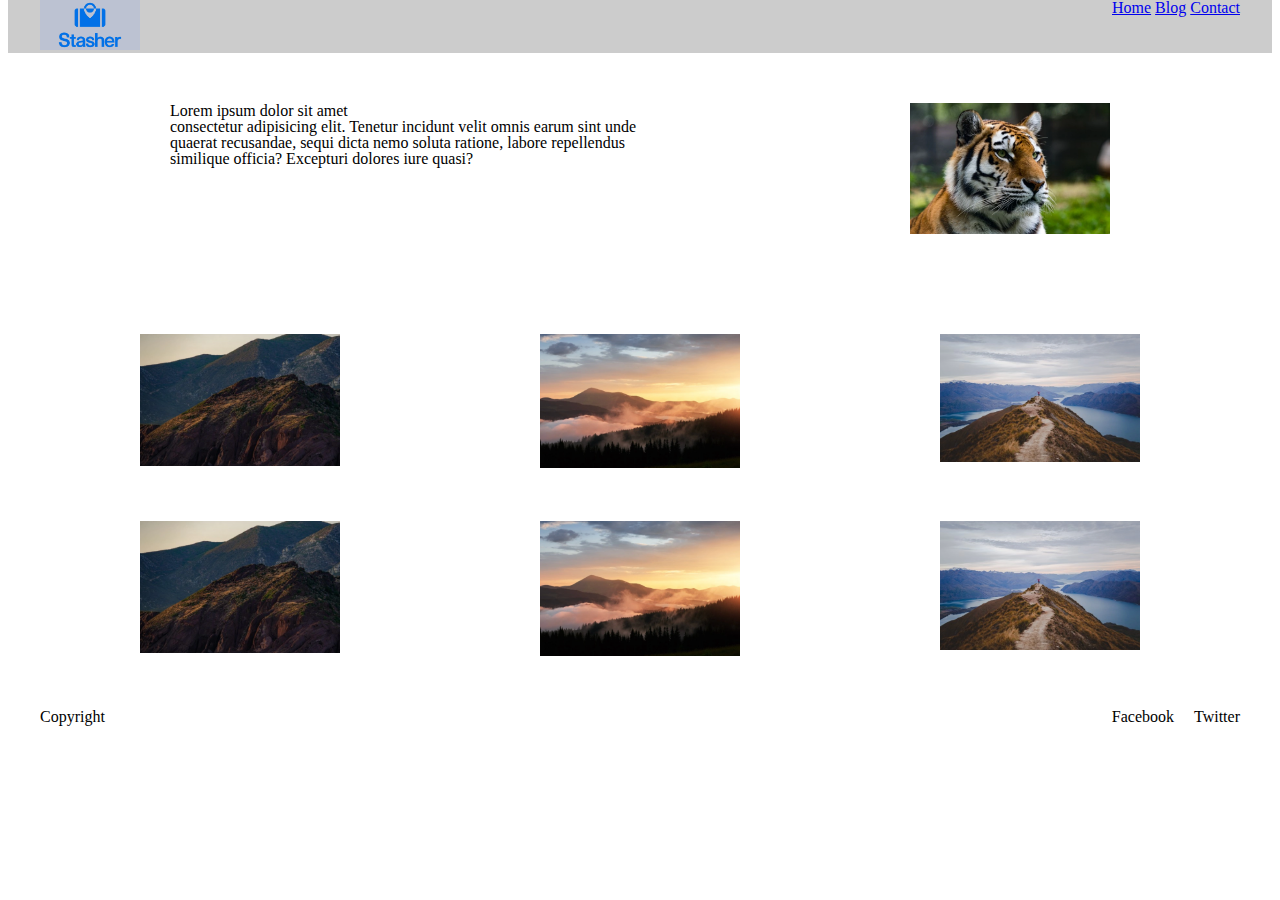
<file: block-BHaabk/index.html>
<!-- 
1. Create a simple page having a header, main content, and a footer.

2. Inside the header keep the brand name to the left and all the navigation to the right.

4. Inside the main content take an article section having two columns. In the first column put a heading and some introductory text of the article and in the second column take an image.

5. After the article section, take a gallery section, in which there will be two rows and in both the row there will be three columns. Each column must have a different image.

6. After the gallery section footer will come.

7. Use flexbox properties and values to create columns.
 -->
<!DOCTYPE html>
<html lang="en">
  <head>
    <meta charset="UTF-8" />
    <meta name="viewport" content="width=device-width, initial-scale=1.0" />
    <link rel="stylesheet" href="assets/stylesheets/styles.css" />
    <title>Document</title>
  </head>
  <body>
    <header class="container header">
      <a href="#" class="logo">
        <img src="assets/media/fargofunds_1_stasher-logo_1_1.jpg" alt="" />
      </a>
      <nav class="nav">
        <a href="#">Home</a>
        <a href="#">Blog</a>
        <a href="#">Contact</a>
      </nav>
    </header>
    <main class="container">
      <section>
        <div class="section-1">
          <article class="article-1">
            <h1>Lorem ipsum dolor sit amet</h1>
            <p>
              consectetur adipisicing elit. Tenetur incidunt velit omnis earum sint unde quaerat
              recusandae, sequi dicta nemo soluta ratione, labore repellendus similique officia?
              Excepturi dolores iure quasi?
            </p>
          </article>
          <article class="article-2">
            <img class="tiger-img" src="assets/media/img-1.png" alt="" />
          </article>
        </div>
      </section>
      <section>
        <div class="section-2">
          <div class="article-2">
            <div><img src="assets/media/img-2.png" alt="" /></div>
            <div><img src="assets/media/img-3.png" alt="" /></div>
            <div><img src="assets/media/img-4.png" alt="" /></div>
          </div>
          <div class="article-2">
            <div><img src="assets/media/img-2.png" alt="" /></div>
            <div><img src="assets/media/img-3.png" alt="" /></div>
            <div><img src="assets/media/img-4.png" alt="" /></div>
          </div>
        </div>
      </section>
    </main>
    <footer class="container footer">
      <div>
        <h6>Copyright</h6>
      </div>
      <div class="sm-2">
        <h6>Facebook</h6>
        <h6>Twitter</h6>
      </div>
    </footer>
  </body>
</html>
</file>
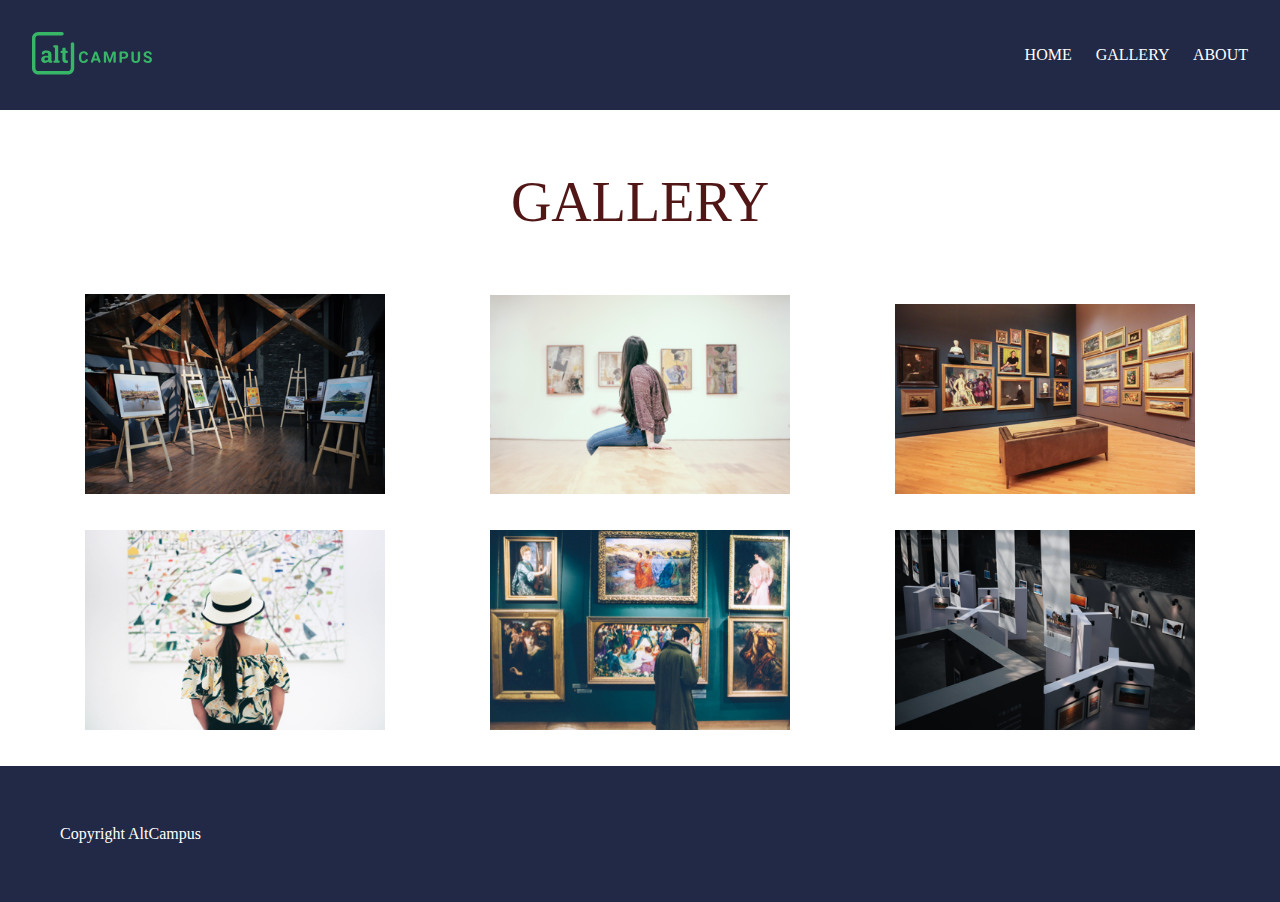
<file: block-BHaabn/index.html>
<!-- 
- Create a gallery using flexbox according to the layout shown below.

![Flex Shrink Property](https://raw.githubusercontent.com/suraj122/AC-STYLE-images/master/flexbox/ex-1.png)

- Using CSS resets is necessary.
- Use semantic tags and keep the nesting and indentation proper.
-->
<!DOCTYPE html>
<html lang="en">
  <head>
    <meta charset="UTF-8" />
    <meta name="viewport" content="width=device-width, initial-scale=1.0" />
    <link rel="stylesheet" href="assets/stylesheet/styles.css" />
    <link
      rel="stylesheet"
      href="https://use.fontawesome.com/releases/v5.15.4/css/all.css"
      integrity="sha384-DyZ88mC6Up2uqS4h/KRgHuoeGwBcD4Ng9SiP4dIRy0EXTlnuz47vAwmeGwVChigm"
      crossorigin="anonymous"
    />
    <title>Document</title>
  </head>
  <body>
    <header class="header">
      <div class="container flex">
        <a class="brand" href="">
          <img src="assets/media/logo.svg" alt="Brand Image" />
        </a>
        <nav class="nav">
          <a href="">Home</a>
          <a href="">Gallery</a>
          <a href="">About</a>
        </nav>
      </div>
    </header>

    <main>
      <article class="main-section container">
        <h1 class="main-heading">Gallery</h1>
        <div class="col-3-1 col">
          <img src="assets/media/01.png" alt="" />
          <img src="assets/media/02.png" alt="" />

          <img src="assets/media/03.png" alt="" />
        </div>
        <div class="col-3-2 col1">
          <img src="assets/media/04.png" alt="" />
          <img src="assets/media/05.png" alt="" />
          <img src="assets/media/06.png" alt="" />
        </div>
      </article>
    </main>
    <footer class="footer">
      <p>Copyright AltCampus</p>
      <div class="sm-icons">
        <a href=""><i class="fab fa-facebook-square"></i></a>
        <a href=""><i class="fab fa-twitter-square"></i></a>
      </div>
    </footer>
  </body>
</html>
</file>
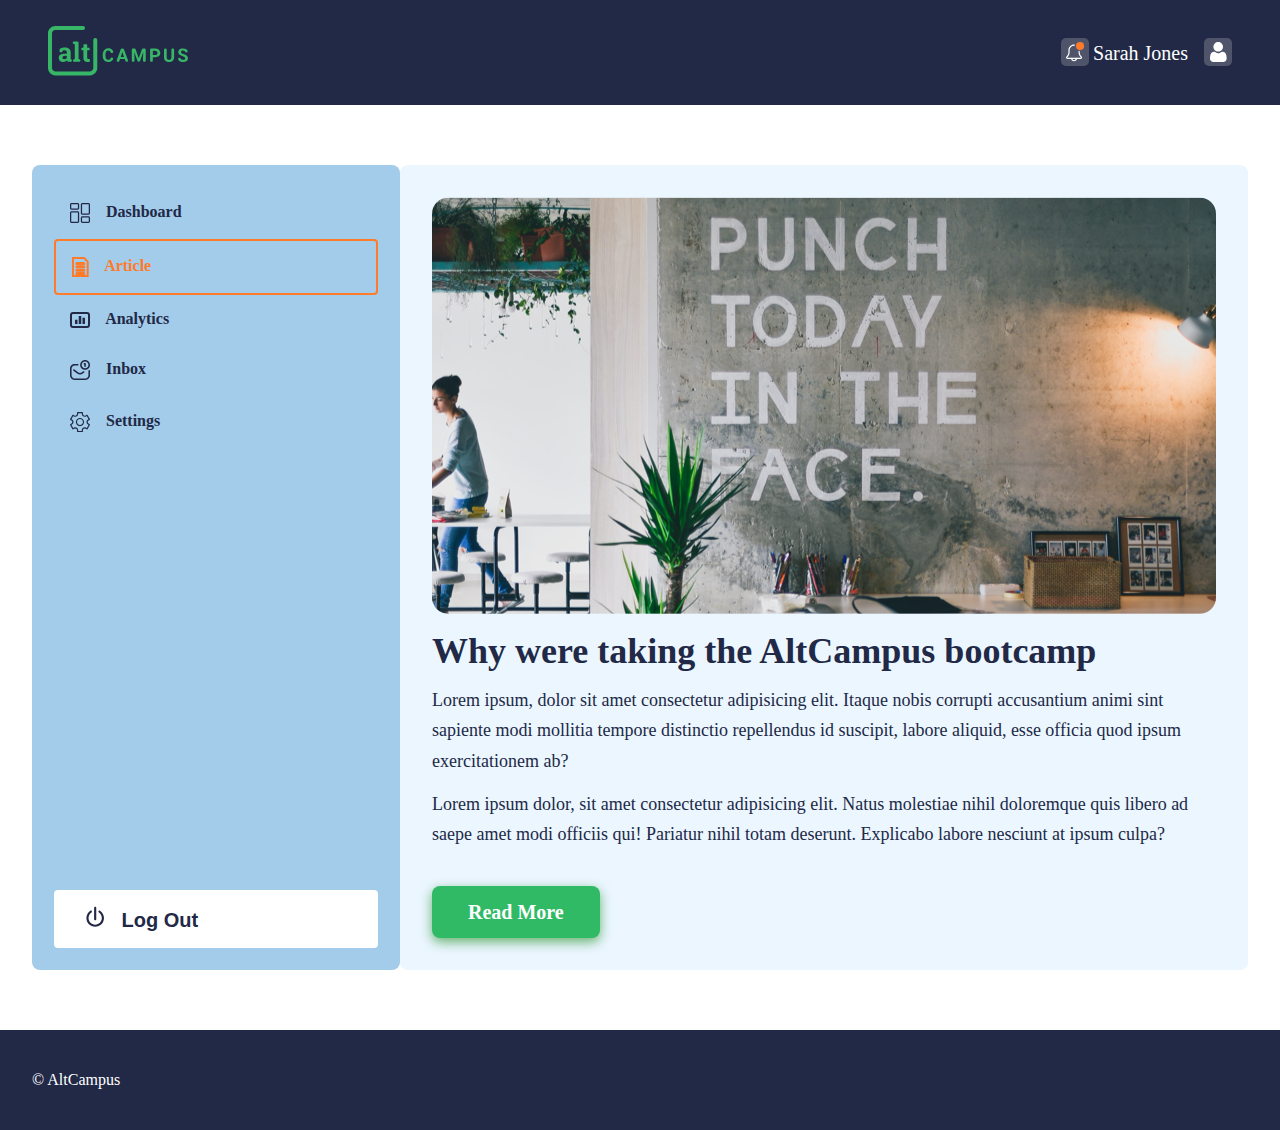
<file: block-BHaabo/index.html>
<!-- 
- Create a page using flexbox according to the layout shown below.

![Flex Shrink Property](https://raw.githubusercontent.com/suraj122/AC-STYLE-images/master/flexbox/ex-2.png)

- Using CSS resets is necessary.
- Use semantic tags and keep the nesting and indentation proper. 
-->
<!DOCTYPE html>
<html lang="en">
  <head>
    <meta charset="UTF-8" />
    <meta name="viewport" content="width=device-width, initial-scale=1.0" />
    <link rel="stylesheet" href="assets/stylesheet/styles.css" /><link rel="preconnect" href="https://fonts.googleapis.com">
    <link rel="preconnect" href="https://fonts.gstatic.com" crossorigin>
    <link href="https://fonts.googleapis.com/css2?family=Open+Sans:wght@300&display=swap" rel="stylesheet">
    <link
      rel="stylesheet"
      href="https://use.fontawesome.com/releases/v5.15.4/css/all.css"
      integrity="sha384-DyZ88mC6Up2uqS4h/KRgHuoeGwBcD4Ng9SiP4dIRy0EXTlnuz47vAwmeGwVChigm"
      crossorigin="anonymous"
    />
    <title>Document</title>
  </head>
  <body>
    <header class="header">
      <div class="container flex">
        <a href="" class="brand">
          <img src="assets/icons/logo.svg" alt="" />
        </a>
        <nav class="nav">
          <a class="bell-icon" href=""><img src="assets/icons/bell.svg" alt="" /></a>
          <a class="user-name" href="">Sarah Jones</a>
          <a class="user-icon" href=""><img src="assets/icons/user.svg" alt="" /></a>
        </nav>
      </div>
    </header>
    <main class="container flex padding">
            <aside class="sidebar">
                <nav class="sidebar-nav">
                <a href="#">
                    <img src="assets/icons/dashboard.svg" alt="">
                    <span>Dashboard</span>
                </a>

                <a class="active" href="#">
                    <img src="assets/icons/article.svg" alt="">
                    <span>Article</span>
                </a>

                <a  href="#">
                    <img src="assets/icons/analytics.svg" alt="">
                    <span>Analytics</span>
                </a>

                <a  href="#">
                    <img src="assets/icons/inbox.svg" alt="">
                    <span>Inbox</span>
                </a>

                <a  href="#">
                    <img src="assets/icons/setting.svg" alt="">
                    <span>Settings</span>
                </a>

             
            </nav>
            <button class="logout-btn">
                <img src="assets/icons/log-out.svg" alt="">
                <span>Log Out  </span>
            </button>
            </aside>
        <article class="article">
            <img class="image1" src="assets/media/01.png" alt="">
            <h1 class="heading">Why were taking the AltCampus bootcamp</h1>
            <p class="text">Lorem ipsum, dolor sit amet consectetur adipisicing elit. Itaque nobis corrupti accusantium animi sint sapiente modi mollitia tempore distinctio repellendus id suscipit, labore aliquid, esse officia quod ipsum exercitationem ab?</p>
            <p class="text">Lorem ipsum dolor, sit amet consectetur adipisicing elit. Natus molestiae nihil doloremque quis libero ad saepe amet modi officiis qui! Pariatur nihil totam deserunt. Explicabo labore nesciunt at ipsum culpa?</p>
            <a class="btn" href="">Read More</a>
        </article>
    
</body>
</main>
<footer class="footer">
    <div class="container flex">
        <small>&copy; AltCampus</small>
        <nav>
            <a href="">
                <i class="fab fa-facebook-square"></i>
            </a>
            <a href="">
                <i class="fab fa-twitter-square"></i>
            </a>
        </nav>
          </div>
       
      </div>
</footer>
</html>
</file>
<file: block-BHaabk/assets/stylesheets/styles.css>
/* http://meyerweb.com/eric/tools/css/reset/ 
   v2.0 | 20110126
   License: none (public domain)
*/

html,
body,
div,
span,
applet,
object,
iframe,
h1,
h2,
h3,
h4,
h5,
h6,
p,
blockquote,
pre,
a,
abbr,
acronym,
address,
big,
cite,
code,
del,
dfn,
em,
img,
ins,
kbd,
q,
s,
samp,
small,
strike,
strong,
sub,
sup,
tt,
var,
b,
u,
i,
center,
dl,
dt,
dd,
ol,
ul,
li,
fieldset,
form,
label,
legend,
table,
caption,
tbody,
tfoot,
thead,
tr,
th,
td,
article,
aside,
canvas,
details,
embed,
figure,
figcaption,
footer,
header,
hgroup,
menu,
nav,
output,
ruby,
section,
summary,
time,
mark,
audio,
video {
  margin: 0;
  padding: 0;
  border: 0;
  font-size: 100%;
  font: inherit;
  vertical-align: baseline;
}
/* HTML5 display-role reset for older browsers */
article,
aside,
details,
figcaption,
figure,
footer,
header,
hgroup,
menu,
nav,
section {
  display: block;
}
body {
  line-height: 1;
}
ol,
ul {
  list-style: none;
}
blockquote,
q {
  quotes: none;
}
blockquote:before,
blockquote:after,
q:before,
q:after {
  content: "";
  content: none;
}
table {
  border-collapse: collapse;
  border-spacing: 0;
}
.container {
  max-width: 1200px;
  margin: 0 auto;
  padding: 0 32px;
}
.clearfix::before,
.clearfix::after {
  content: "";
  display: table;
}
.clearfix::after {
  clear: both;
}

.logo img {
  width: 100px;
}
.header {
  background-color: #ccc;
  display: flex;
  justify-content: space-between;
}
.tiger-img {
  width: 300px;
}

.section-1 {
  display: flex;
  justify-content: space-around;
  margin: 50px 0;
}
.article-1 {
  width: 40%;
}
.article-2 img {
  width: 200px;
}
.article-2 {
  display: flex;
  justify-content: space-around;
  margin-bottom: 50px;
}
.footer {
  display: flex;
  justify-content: space-between;
}
.sm-2 {
  display: flex;
  justify-content: space-around;
}
.sm-2 h6 {
  margin-left: 20px;
}
</file>
<file: block-BHaabn/assets/stylesheet/styles.css>
/* http://meyerweb.com/eric/tools/css/reset/ 
   v2.0 | 20110126
   License: none (public domain)
*/

html,
body,
div,
span,
applet,
object,
iframe,
h1,
h2,
h3,
h4,
h5,
h6,
p,
blockquote,
pre,
a,
abbr,
acronym,
address,
big,
cite,
code,
del,
dfn,
em,
img,
ins,
kbd,
q,
s,
samp,
small,
strike,
strong,
sub,
sup,
tt,
var,
b,
u,
i,
center,
dl,
dt,
dd,
ol,
ul,
li,
fieldset,
form,
label,
legend,
table,
caption,
tbody,
tfoot,
thead,
tr,
th,
td,
article,
aside,
canvas,
details,
embed,
figure,
figcaption,
footer,
header,
hgroup,
menu,
nav,
output,
ruby,
section,
summary,
time,
mark,
audio,
video {
  margin: 0;
  padding: 0;
  border: 0;
  font-size: 100%;
  font: inherit;
  vertical-align: baseline;
}
/* HTML5 display-role reset for older browsers */
article,
aside,
details,
figcaption,
figure,
footer,
header,
hgroup,
menu,
nav,
section {
  display: block;
}
body {
  line-height: 1;
}
ol,
ul {
  list-style: none;
}
blockquote,
q {
  quotes: none;
}
blockquote:before,
blockquote:after,
q:before,
q:after {
  content: "";
  content: none;
}
table {
  border-collapse: collapse;
  border-spacing: 0;
}
.container {
  max-width: 1330px;
  margin: 0 auto;
  padding: 0 32px;
}
.header {
  background-color: #212946;
  padding: 32px 0;
}
.brand img {
  width: 120px;
}
.flex {
  display: flex;
  justify-content: space-between;
  align-items: center;
}
.nav a {
  text-decoration: none;
  color: #fff;
  text-transform: uppercase;
  margin-left: 20px;
}
.main-section h1 {
  font-size: 56px;
  text-align: center;
  margin: 64px 0;
  text-transform: uppercase;
  color: #511717;
}
.col-3-1,
.col-3-2 {
  display: flex;
  justify-content: space-around;
  align-items: baseline;
  margin-bottom: 36px;
}
img {
  width: 300px;
}
.footer {
  padding: 60px;
  background-color: #212946;
  color: #fff;
  display: flex;
  justify-content: space-between;
}
.sm-icons a {
  margin-left: 16px;
}
.col {
  flex: 1 1 30%;
}
.col1 {
  flex: 0 1 100%;
}
</file>
<file: block-BHaabo/assets/stylesheet/styles.css>
/* http://meyerweb.com/eric/tools/css/reset/ 
   v2.0 | 20110126
   License: none (public domain)
*/

html,
body,
div,
span,
applet,
object,
iframe,
h1,
h2,
h3,
h4,
h5,
h6,
p,
blockquote,
pre,
a,
abbr,
acronym,
address,
big,
cite,
code,
del,
dfn,
em,
img,
ins,
kbd,
q,
s,
samp,
small,
strike,
strong,
sub,
sup,
tt,
var,
b,
u,
i,
center,
dl,
dt,
dd,
ol,
ul,
li,
fieldset,
form,
label,
legend,
table,
caption,
tbody,
tfoot,
thead,
tr,
th,
td,
article,
aside,
canvas,
details,
embed,
figure,
figcaption,
footer,
header,
hgroup,
menu,
nav,
output,
ruby,
section,
summary,
time,
mark,
audio,
video {
  margin: 0;
  padding: 0;
  border: 0;
  font-size: 100%;
  font: inherit;
  vertical-align: baseline;
}
/* HTML5 display-role reset for older browsers */
article,
aside,
details,
figcaption,
figure,
footer,
header,
hgroup,
menu,
nav,
section {
  display: block;
}
body {
  line-height: 1;
}
ol,
ul {
  list-style: none;
}
blockquote,
q {
  quotes: none;
}
blockquote:before,
blockquote:after,
q:before,
q:after {
  content: "";
  content: none;
}
table {
  border-collapse: collapse;
  border-spacing: 0;
}

.container {
  max-width: 1330px;
  margin: 0 auto;
  padding: 10px 32px;
}
.padding {
  padding: 60px 32px;
}
.header {
  background-color: #212946;
  padding: 16px;
  color: #fff;
}
.brand img {
  width: 140px;
}
.nav a {
  text-decoration: none;
  font-size: 20px;
  color: #fff;
}
.flex {
  display: flex;
  justify-content: space-between;
  align-items: center;
}
.nav a img {
  vertical-align: middle;
}
.nav .user-name {
  margin-right: 12px;
  vertical-align: middle;
}
.sidebar {
  background-color: #a3cbea;
  padding: 22px;
  flex: 0 1 30%;
  align-self: stretch;
  border-radius: 8px;
  display: flex;
  flex-direction: column;
  justify-content: space-between;
}
.sidebar nav {
  display: flex;
  flex-direction: column;
}
.sidebar-nav a {
  text-decoration: none;
  color: #212946;
  font-weight: 700;
  padding: 16px;
  border-radius: 4px;
}
.sidebar-nav a img {
  vertical-align: middle;
  margin-right: 12px;
}
.sidebar-nav .active {
  border: 2px solid #ff7b29;
  color: #ff7b29;
}

/* Article */
.article {
  flex: 0 1 65%;
}
.logout-btn {
  border: 0;
  box-shadow: none;
  padding: 16px 32px;
  background-color: #fff;
  font-size: 20px;
  width: 100%;
  border-radius: 4px;
  text-align: left;
  font-weight: 700;
  color: #212946;
}
.logout-btn img {
  margin-right: 12px;
}
.article {
  flex: 0 1 60%;
  background-color: #ebf6ff;
  padding: 32px;
  border-radius: 8px;
}
.heading {
  font-size: 36px;
  font-weight: 700;
  color: #212946;
  margin: 16px 0;
}
.text {
  font-size: 18px;
  line-height: 1.7;
  color: #212946;
  margin-bottom: 12px;
}
.btn {
  padding: 16px 36px;
  background-color: #30ba66;
  color: #fff;
  font-size: 20px;
  display: inline-block;
  text-decoration: none;
  border-radius: 8px;
  font-weight: 600;
  box-shadow: 0 4px 12px rgba(0, 128, 0, 0.568);
  margin-top: 24px;
}

.footer {
  background-color: #212946;
  padding: 32px 0;
  color: #fff;
}
.footer a {
}
</file>
